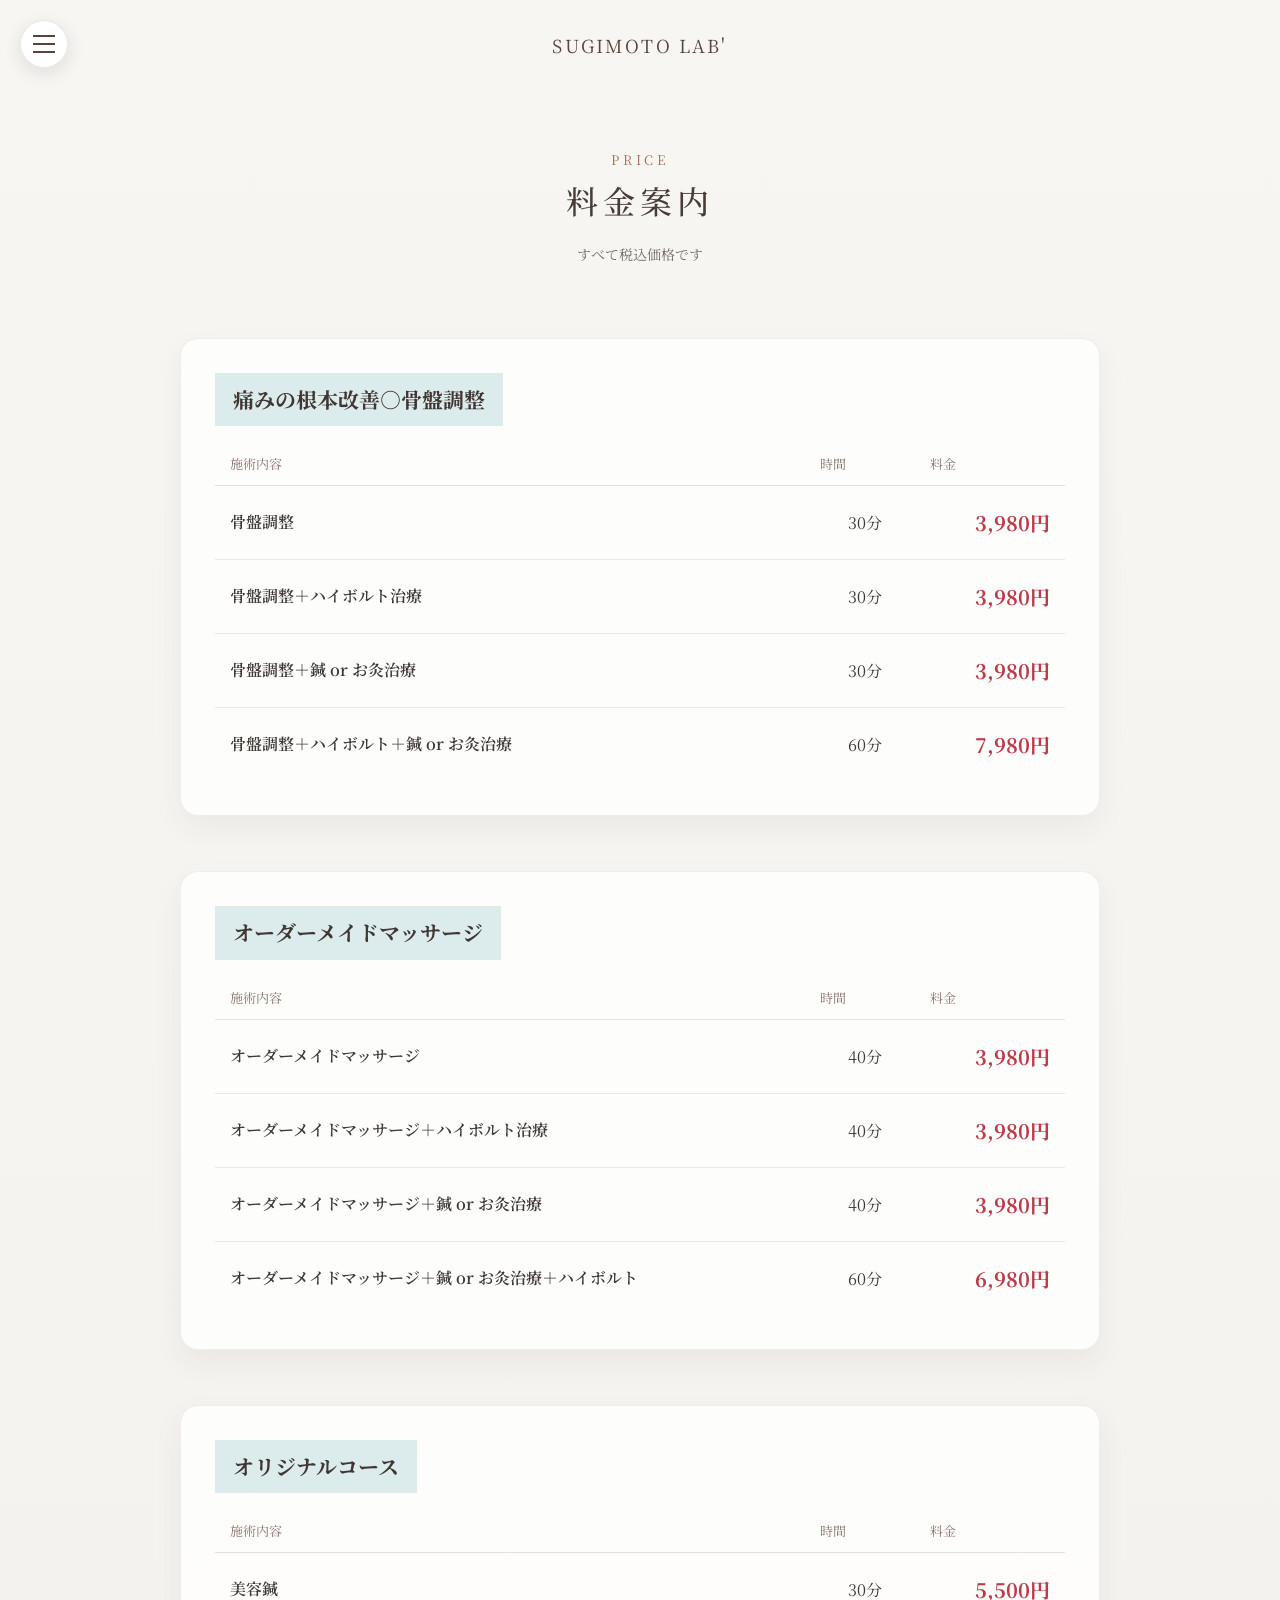
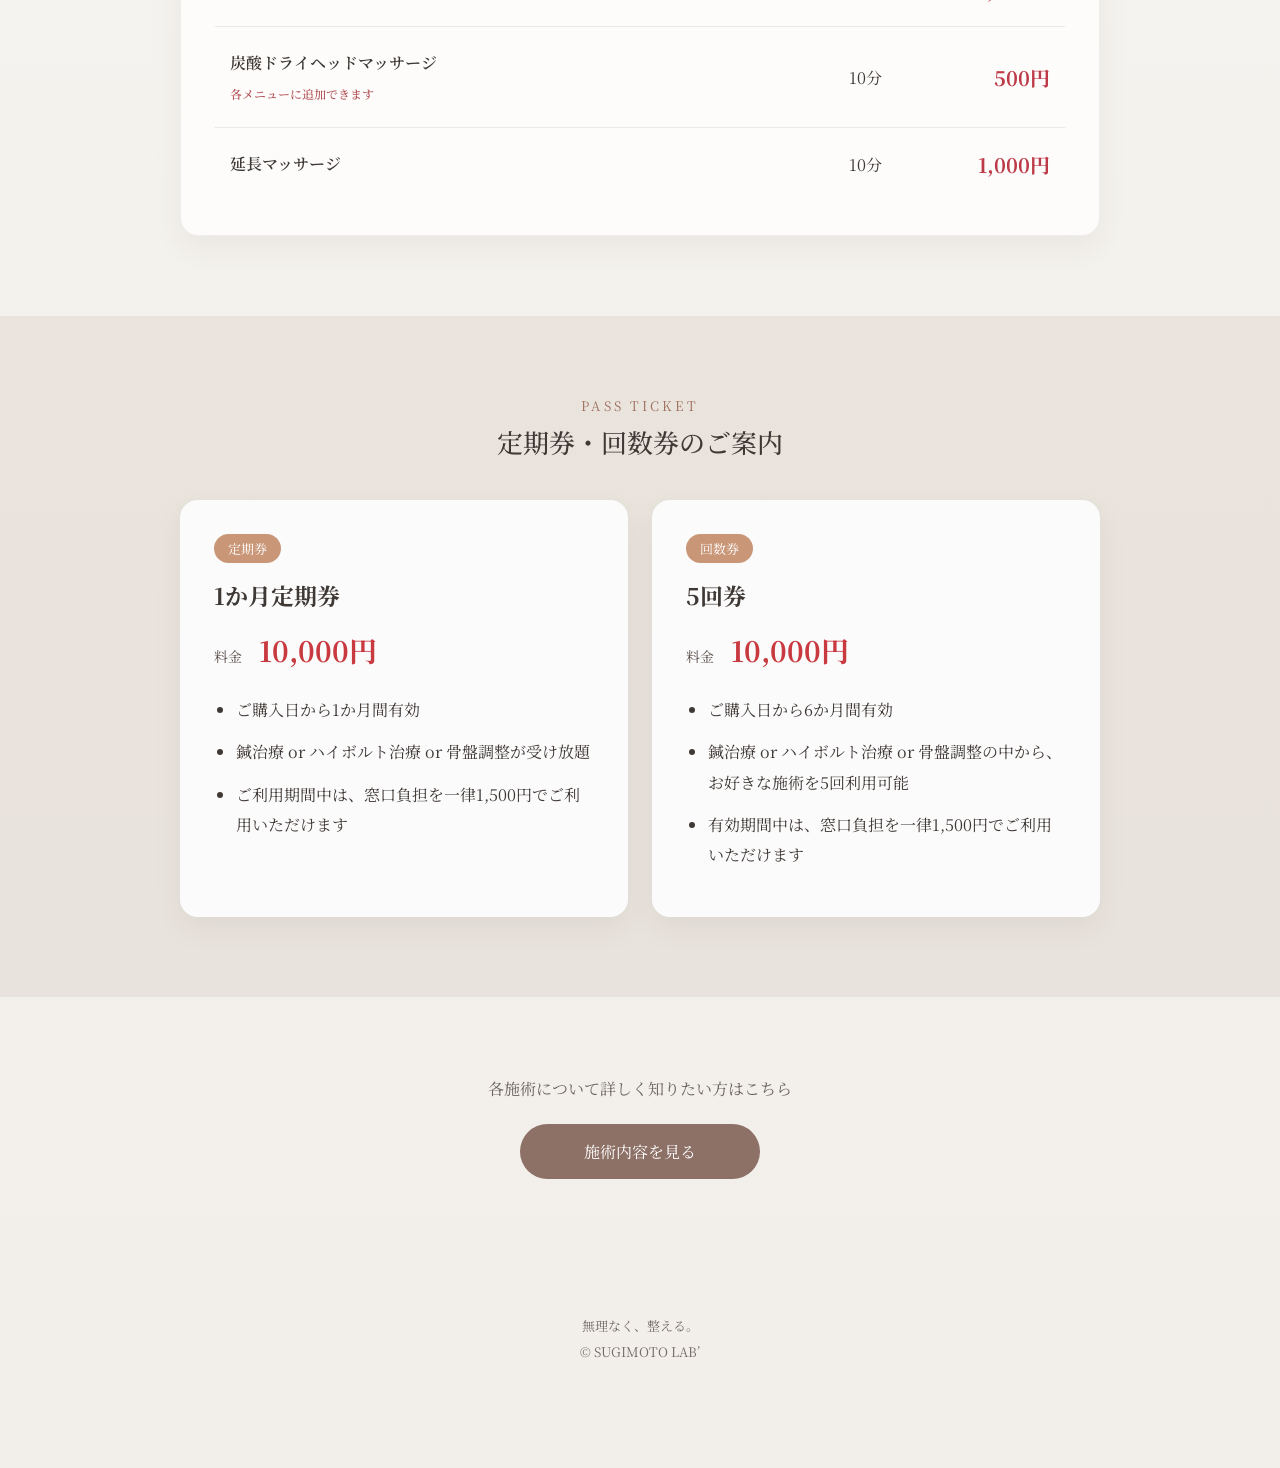
<file: price.html>
<!DOCTYPE html>
<html lang="ja">
<head>
  <meta charset="UTF-8">
  <meta name="viewport" content="width=device-width, initial-scale=1.0">

  <title>料金案内｜整体・鍼灸・美容鍼の料金｜SUGIMOTO LAB'</title>

  <meta
  name="description"
  content="SUGIMOTO LAB'の料金案内。整体・骨盤調整・美容鍼・オーダーメイドマッサージ・ハイボルト施術の料金をご案内しています。">

  <link rel="preconnect" href="https://fonts.googleapis.com">
  <link rel="preconnect" href="https://fonts.gstatic.com" crossorigin>

  <link
    href="https://fonts.googleapis.com/css2?family=Noto+Serif+JP:wght@400;500;600;700&display=swap"
    rel="stylesheet"
  >

  <link rel="stylesheet" href="CSS/subpage.css">
</head>

<body>

  <!-- メニューボタン -->
  <button
    class="menu-button"
    id="menuButton"
    type="button"
    aria-label="メニューを開く"
    aria-controls="sideMenu"
    aria-expanded="false"
  >
    <span></span>
    <span></span>
    <span></span>
  </button>

  <!-- 背景オーバーレイ -->
  <div class="menu-overlay" id="menuOverlay"></div>

  <!-- サイドメニュー -->
  <nav class="side-menu" id="sideMenu" aria-hidden="true">
    <div class="side-menu-inner">
      <p class="side-menu-title">MENU</p>

      <a href="index.html">ホーム</a>
      <a href="menu.html">施術内容</a>
      <a href="price.html">料金案内</a>
      <a href="index.html#access">アクセス</a>
      <a href="あなたのLINEのURL" target="_blank" rel="noopener">
        LINE予約
      </a>
    </div>
  </nav>

  <header class="sub-header">
    <a href="index.html" class="site-name">
      SUGIMOTO LAB'
    </a>
  </header>

  <main>

    <!-- ページタイトル -->
    <section class="page-hero">
      <p class="page-hero-en">PRICE</p>
      <h1>料金案内</h1>
      <p>すべて税込価格です</p>
    </section>

    <!-- 通常料金 -->
    <section class="price-section">

      <!-- 骨盤調整 -->
      <div class="price-category">
        <h2>痛みの根本改善○<br class="sp-only">骨盤調整</h2>

        <div class="price-table-head">
          <span>施術内容</span>
          <span>時間</span>
          <span>料金</span>
        </div>

        <div class="price-row">
          <div class="price-name">骨盤調整</div>
          <div class="price-time">30分</div>
          <div class="price-value">3,980円</div>
        </div>

        <div class="price-row">
          <div class="price-name">
            骨盤調整＋ハイボルト治療
          </div>
          <div class="price-time">30分</div>
          <div class="price-value">3,980円</div>
        </div>

        <div class="price-row">
          <div class="price-name">
            骨盤調整＋鍼 or お灸治療
          </div>
          <div class="price-time">30分</div>
          <div class="price-value">3,980円</div>
        </div>

        <div class="price-row">
          <div class="price-name">
            骨盤調整＋ハイボルト＋鍼 or お灸治療
          </div>
          <div class="price-time">60分</div>
          <div class="price-value">7,980円</div>
        </div>
      </div>

      <!-- オーダーメイドマッサージ -->
      <div class="price-category">
        <h2>オーダーメイド<br class="sp-only">マッサージ</h2>

        <div class="price-table-head">
          <span>施術内容</span>
          <span>時間</span>
          <span>料金</span>
        </div>

        <div class="price-row">
          <div class="price-name">
            オーダーメイドマッサージ
          </div>
          <div class="price-time">40分</div>
          <div class="price-value">3,980円</div>
        </div>

        <div class="price-row">
          <div class="price-name">
            オーダーメイドマッサージ＋ハイボルト治療
          </div>
          <div class="price-time">40分</div>
          <div class="price-value">3,980円</div>
        </div>

        <div class="price-row">
          <div class="price-name">
            オーダーメイドマッサージ＋鍼 or お灸治療
          </div>
          <div class="price-time">40分</div>
          <div class="price-value">3,980円</div>
        </div>

        <div class="price-row">
          <div class="price-name">
            オーダーメイドマッサージ＋鍼 or お灸治療＋ハイボルト
          </div>
          <div class="price-time">60分</div>
          <div class="price-value">6,980円</div>
        </div>
      </div>

      <!-- オリジナルコース -->
      <div class="price-category">
        <h2>オリジナルコース</h2>

        <div class="price-table-head">
          <span>施術内容</span>
          <span>時間</span>
          <span>料金</span>
        </div>

        <div class="price-row">
          <div class="price-name">美容鍼</div>
          <div class="price-time">30分</div>
          <div class="price-value">5,500円</div>
        </div>

        <div class="price-row">
          <div class="price-name">
            炭酸ドライヘッドマッサージ
            <small>各メニューに追加できます</small>
          </div>
          <div class="price-time">10分</div>
          <div class="price-value">500円</div>
        </div>

        <div class="price-row">
          <div class="price-name">延長マッサージ</div>
          <div class="price-time">10分</div>
          <div class="price-value">1,000円</div>
        </div>
      </div>

    </section>

    <!-- 定期券・回数券 -->
    <section class="ticket-section">
      <div class="section-heading">
        <p>PASS TICKET</p>
        <h2>定期券・回数券のご案内</h2>
      </div>

      <div class="ticket-grid">

        <!-- 定期券 -->
        <article class="ticket-card">
          <p class="ticket-label">定期券</p>

          <h3>1か月定期券</h3>

          <p class="ticket-price">
            <span>料金</span>
            10,000円
          </p>

          <ul>
            <li>ご購入日から1か月間有効</li>
            <li>
              鍼治療 or ハイボルト治療 or 骨盤調整が受け放題
            </li>
            <li>
              ご利用期間中は、窓口負担を一律1,500円でご利用いただけます
            </li>
          </ul>
        </article>

        <!-- 回数券 -->
        <article class="ticket-card">
          <p class="ticket-label">回数券</p>

          <h3>5回券</h3>

          <p class="ticket-price">
            <span>料金</span>
            10,000円
          </p>

          <ul>
            <li>ご購入日から6か月間有効</li>
            <li>
              鍼治療 or ハイボルト治療 or 骨盤調整の中から、
              お好きな施術を5回利用可能
            </li>
            <li>
              有効期間中は、窓口負担を一律1,500円でご利用いただけます
            </li>
          </ul>
        </article>

      </div>
    </section>

    <!-- 施術内容へのリンク -->
    <section class="page-link-section">
      <p>各施術について詳しく知りたい方はこちら</p>

      <a href="menu.html" class="page-link-button">
        施術内容を見る
      </a>
    </section>

  </main>

  <footer>
    <p>無理なく、整える。</p>
    <p>© SUGIMOTO LAB’</p>
  </footer>

  <script src="js/menu.js"></script>
</body>
</html>
</file>
<file: CSS/subpage.css>
/* ==============================
   基本設定
============================== */

* {
  box-sizing: border-box;
}

html {
  scroll-behavior: smooth;
}

body {
  margin: 0;
  font-family: "Noto Serif JP", serif;
  background: linear-gradient(
    180deg,
    #f7f6f3 0%,
    #f2efea 100%
  );
  color: #3f3936;
}

img {
  display: block;
  max-width: 100%;
}

a {
  color: inherit;
}

button {
  font: inherit;
}

.sp-only {
  display: none;
}


/* ==============================
   ヘッダー
============================== */

.sub-header {
  min-height: 90px;
  padding: 25px 30px;
  display: flex;
  justify-content: center;
  align-items: center;
}

.site-name {
  color: #59443d;
  font-size: 18px;
  letter-spacing: 0.12em;
  text-decoration: none;
}


/* ==============================
   メニューボタン
============================== */

.menu-button {
  position: fixed;
  top: 20px;
  left: 20px;
  z-index: 1200;

  width: 48px;
  height: 48px;

  display: flex;
  flex-direction: column;
  justify-content: center;
  gap: 6px;

  padding: 0 12px;

  background: rgba(255, 255, 255, 0.94);
  border: 1px solid rgba(80, 65, 58, 0.12);
  border-radius: 50%;

  box-shadow: 0 5px 18px rgba(60, 45, 40, 0.12);

  cursor: pointer;
}

.menu-button span {
  width: 100%;
  height: 2px;
  background: #59443d;
  transition:
    transform 0.3s,
    opacity 0.3s;
}

.menu-button.is-open span:nth-child(1) {
  transform: translateY(8px) rotate(45deg);
}

.menu-button.is-open span:nth-child(2) {
  opacity: 0;
}

.menu-button.is-open span:nth-child(3) {
  transform: translateY(-8px) rotate(-45deg);
}


/* ==============================
   サイドメニュー
============================== */

.side-menu {
  position: fixed;
  top: 0;
  left: 0;
  z-index: 1100;

  width: min(82%, 320px);
  height: 100dvh;

  padding: 100px 35px 40px;

  background: #f7f4ef;

  transform: translateX(-105%);
  transition: transform 0.35s ease;

  overflow-y: auto;
}

.side-menu.is-open {
  transform: translateX(0);
}

.side-menu-inner {
  display: flex;
  flex-direction: column;
}

.side-menu-title {
  margin: 0 0 24px;
  color: #967064;
  font-size: 14px;
  letter-spacing: 0.24em;
}

.side-menu a {
  padding: 17px 0;
  border-bottom: 1px solid rgba(90, 70, 62, 0.16);
  color: #493d39;
  font-size: 16px;
  text-decoration: none;
}

.side-menu a:hover {
  color: #a06f5d;
}

.menu-overlay {
  position: fixed;
  inset: 0;
  z-index: 1000;

  background: rgba(35, 28, 25, 0.35);

  visibility: hidden;
  opacity: 0;

  transition:
    opacity 0.3s,
    visibility 0.3s;
}

.menu-overlay.is-open {
  visibility: visible;
  opacity: 1;
}

body.menu-open {
  overflow: hidden;
}


/* ==============================
   ページタイトル
============================== */

.page-hero {
  padding: 60px 20px 70px;
  text-align: center;
}

.page-hero-en {
  margin: 0 0 8px;
  color: #a0705f;
  font-size: 13px;
  letter-spacing: 0.28em;
}

.page-hero h1 {
  margin: 0 0 18px;
  color: #493c37;
  font-size: 32px;
  font-weight: 500;
  letter-spacing: 0.16em;
}

.page-hero > p:last-child {
  margin: 0;
  color: #756b66;
  font-size: 14px;
  line-height: 1.9;
}


/* ==============================
   料金表
============================== */

.price-section {
  width: min(920px, calc(100% - 40px));
  margin: 0 auto;
}

.price-category {
  margin-bottom: 55px;
  padding: 34px;

  background: rgba(255, 255, 255, 0.78);
  border: 1px solid rgba(115, 90, 80, 0.1);
  border-radius: 18px;

  box-shadow: 0 12px 30px rgba(70, 52, 45, 0.06);
}

.price-category h2 {
  display: inline-block;

  margin: 0 0 28px;
  padding: 10px 18px;

  background: #dcebec;
  color: #403634;

  font-size: 21px;
  line-height: 1.6;
}

.price-table-head,
.price-row {
  display: grid;
  grid-template-columns: minmax(0, 1fr) 90px 120px;
  gap: 20px;
  align-items: center;
}

.price-table-head {
  padding: 0 15px 12px;
  border-bottom: 1px solid rgba(80, 60, 52, 0.14);

  color: #89736c;
  font-size: 13px;
}

.price-row {
  padding: 22px 15px;
  border-bottom: 1px solid rgba(80, 60, 52, 0.1);
}

.price-row:last-child {
  border-bottom: 0;
}

.price-name {
  font-size: 16px;
  font-weight: 600;
  line-height: 1.8;
}

.price-name small {
  display: block;
  margin-top: 5px;
  color: #b04d52;
  font-size: 12px;
  font-weight: 500;
}

.price-time {
  text-align: center;
  white-space: nowrap;
}

.price-value {
  color: #bd3a48;
  font-size: 20px;
  font-weight: 700;
  text-align: right;
  white-space: nowrap;
}


/* ==============================
   定期券・回数券
============================== */

.ticket-section {
  margin-top: 80px;
  padding: 80px 20px;

  background: rgba(225, 217, 207, 0.55);
}

.section-heading {
  margin-bottom: 40px;
  text-align: center;
}

.section-heading p {
  margin: 0 0 8px;
  color: #a0705f;
  font-size: 13px;
  letter-spacing: 0.24em;
}

.section-heading h2 {
  margin: 0;
  font-size: 26px;
  font-weight: 500;
}

.ticket-grid {
  width: min(920px, 100%);
  margin: 0 auto;

  display: grid;
  grid-template-columns: repeat(2, minmax(0, 1fr));
  gap: 24px;
}

.ticket-card {
  padding: 34px;

  background: rgba(255, 255, 255, 0.88);
  border-radius: 18px;

  box-shadow: 0 12px 30px rgba(70, 52, 45, 0.06);
}

.ticket-label {
  display: inline-block;

  margin: 0 0 16px;
  padding: 5px 14px;

  background: #c99778;
  border-radius: 999px;

  color: #fff;
  font-size: 13px;
}

.ticket-card h3 {
  margin: 0 0 18px;
  font-size: 23px;
}

.ticket-price {
  margin: 0 0 25px;
  color: #c83a40;
  font-size: 28px;
  font-weight: 700;
}

.ticket-price span {
  margin-right: 10px;
  color: #554b47;
  font-size: 14px;
  font-weight: 400;
}

.ticket-card ul {
  margin: 0;
  padding-left: 1.4em;
}

.ticket-card li {
  margin-bottom: 12px;
  line-height: 1.9;
}


/* ==============================
   施術内容
============================== */

.treatment-section {
  width: min(960px, calc(100% - 40px));
  margin: 0 auto;
}

.treatment-card {
  display: grid;
  grid-template-columns: minmax(280px, 43%) minmax(0, 1fr);
  gap: 50px;
  align-items: center;

  margin-bottom: 70px;
  padding: 40px;

  background: rgba(255, 255, 255, 0.75);
  border-radius: 20px;

  box-shadow: 0 12px 30px rgba(70, 52, 45, 0.06);
}

.treatment-card:nth-child(even) .treatment-image-wrap {
  order: 2;
}

.treatment-card:nth-child(even) .treatment-content {
  order: 1;
}

.treatment-image-wrap {
  position: relative;
}

.treatment-image {
  width: 100%;
  aspect-ratio: 4 / 3;
  object-fit: cover;

  background: #e8e2dc;
  border-radius: 14px;
}

.treatment-duration {
  position: absolute;
  top: -24px;
  left: -24px;

  width: 86px;
  height: 86px;

  display: flex;
  align-items: center;
  justify-content: center;

  background: #ca9271;
  border-radius: 50%;

  color: #fff;
  font-size: 21px;
  font-weight: 600;
}

.treatment-label {
  margin: 0 0 10px;
  color: #a0705f;
  font-size: 12px;
  letter-spacing: 0.2em;
}

.treatment-content h2 {
  margin: 0 0 16px;
  font-size: 24px;
  line-height: 1.65;
}

.treatment-content h3 {
  margin: 0 0 18px;
  font-size: 17px;
  line-height: 1.8;
}

.treatment-description {
  margin: 0;
  color: #5d5551;
  font-size: 15px;
  line-height: 2.1;
}

.treatment-price {
  margin: 22px 0 0;
  color: #c23e43;
  font-size: 28px;
  font-weight: 700;
  text-align: right;
}

.treatment-option {
  display: grid;
  grid-template-columns: 130px minmax(0, 1fr);
  gap: 35px;
  align-items: center;

  margin-bottom: 35px;
  padding: 35px 45px;

  background: rgba(255, 255, 255, 0.72);
  border-radius: 18px;
}

.treatment-option-time {
  width: 120px;
  height: 120px;

  display: flex;
  align-items: center;
  justify-content: center;

  background: #ca9271;
  border-radius: 50%;

  color: #fff;
  font-size: 29px;
  font-weight: 600;
}

.treatment-option h2 {
  margin: 0 0 13px;
  font-size: 23px;
}

.treatment-option p {
  line-height: 1.9;
}


/* ==============================
   ページリンク
============================== */

.page-link-section {
  padding: 80px 20px;
  text-align: center;
}

.page-link-section p {
  margin: 0 0 24px;
  color: #6b625d;
}

.page-link-button {
  display: inline-flex;
  justify-content: center;
  align-items: center;

  min-width: 240px;
  padding: 16px 25px;

  background: #8d7066;
  border-radius: 999px;

  color: #fff;
  text-decoration: none;

  transition:
    transform 0.2s,
    opacity 0.2s;
}

.page-link-button:hover {
  transform: translateY(-2px);
  opacity: 0.88;
}


/* ==============================
   フッター
============================== */

footer {
  padding: 50px 20px 100px;
  text-align: center;
}

footer p {
  margin: 7px 0;
  color: #756c67;
  font-size: 13px;
}


/* ==============================
   スマホ
============================== */

@media (max-width: 700px) {

  .sp-only {
    display: block;
  }

  .sub-header {
    min-height: 78px;
  }

  .site-name {
    font-size: 14px;
  }

  .menu-button {
    top: 15px;
    left: 15px;
    width: 46px;
    height: 46px;
  }

  .page-hero {
    padding: 45px 20px 55px;
  }

  .page-hero h1 {
    font-size: 26px;
  }

  .price-section {
    width: min(100% - 24px, 920px);
  }

  .price-category {
    margin-bottom: 32px;
    padding: 24px 18px;
    border-radius: 14px;
  }

  .price-category h2 {
    margin-bottom: 20px;
    font-size: 18px;
  }

  .price-table-head {
    display: none;
  }

  .price-row {
    grid-template-columns: minmax(0, 1fr) auto;
    gap: 8px 15px;
    padding: 19px 5px;
  }

  .price-name {
    grid-column: 1 / -1;
    font-size: 15px;
  }

  .price-time {
    text-align: left;
    font-size: 14px;
  }

  .price-value {
    font-size: 19px;
  }

  .ticket-section {
    margin-top: 55px;
    padding: 60px 15px;
  }

  .section-heading h2 {
    font-size: 22px;
  }

  .ticket-grid {
    grid-template-columns: 1fr;
  }

  .ticket-card {
    padding: 27px 22px;
  }

  .ticket-card h3 {
    font-size: 21px;
  }

  .treatment-section {
    width: min(100% - 24px, 960px);
  }

  .treatment-card {
    display: block;
    margin-bottom: 38px;
    padding: 20px;
  }

  .treatment-card:nth-child(even) .treatment-image-wrap,
  .treatment-card:nth-child(even) .treatment-content {
    order: initial;
  }

  .treatment-image-wrap {
    margin-bottom: 30px;
  }

  .treatment-image {
    aspect-ratio: 4 / 3;
  }

  .treatment-duration {
    top: -12px;
    left: -8px;
    width: 72px;
    height: 72px;
    font-size: 18px;
  }

  .treatment-content h2 {
    font-size: 20px;
  }

  .treatment-content h3 {
    font-size: 15px;
  }

  .treatment-description {
    font-size: 14px;
    line-height: 2;
  }

  .treatment-price {
    font-size: 25px;
  }

  .treatment-option {
    grid-template-columns: 78px minmax(0, 1fr);
    gap: 18px;

    padding: 24px 18px;
  }

  .treatment-option-time {
    width: 76px;
    height: 76px;
    font-size: 19px;
  }

  .treatment-option h2 {
    font-size: 18px;
    line-height: 1.6;
  }

  .treatment-option p {
    font-size: 14px;
  }

}
</file>
